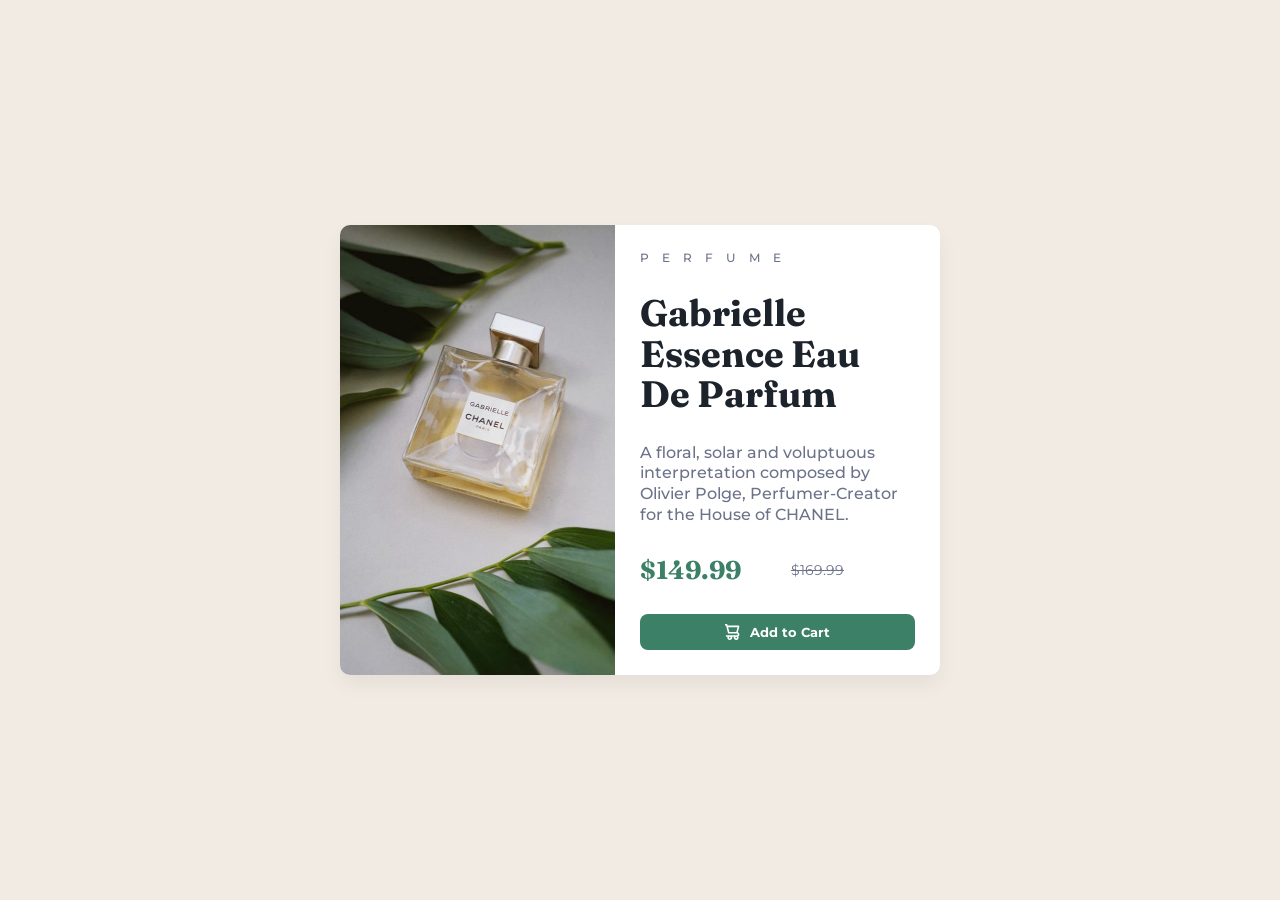
<file: index.html>
<!DOCTYPE html>
<html lang="en">

<head>
    <meta charset="UTF-8">
    <meta name="viewport" content="width=device-width, initial-scale=1.0">
    <title>card</title>
    <link rel="stylesheet" href="style.css">
    <link rel="preconnect" href="https://fonts.googleapis.com">
    <link rel="preconnect" href="https://fonts.gstatic.com" crossorigin>
    <link href="https://fonts.googleapis.com/css2?family=Montserrat:ital,wght@0,100..900;1,100..900&display=swap"
        rel="stylesheet">
    <link rel="preconnect" href="https://fonts.googleapis.com">
    <link rel="preconnect" href="https://fonts.gstatic.com" crossorigin>
    <link
        href="https://fonts.googleapis.com/css2?family=Fraunces:ital,opsz,wght@0,9..144,100..900;1,9..144,100..900&display=swap"
        rel="stylesheet">
</head>

<body>
   <div class="main">
    <div class="card">
        <div class="crd1">
            <img src="image-product-desktop.jpg" alt="Perfume">
        </div>
        
        <div class="crd2">
            <h2>P E R F U M E</h2>
            <h1>Gabrielle Essence Eau De Parfum</h1>
            <p>A floral, solar and voluptuous interpretation composed by Olivier Polge, Perfumer-Creator for the House of CHANEL.</p>
            
            <div class="price">
                <span class="currentprice">$149.99</span>
                <span class="oldprice">$169.99</span>
            </div>
            
            <button class="btn"><img src="icon-cart.svg" alt="">Add to Cart</button>
        </div>
    </div>
</div>
</body>

</html>
</file>
<file: style.css>
* {
    margin: 0;
    padding: 0;
    box-sizing: border-box;
}

.main {
    background-color: hsl(30, 38%, 92%);
    font-family: "Montserrat", sans-serif;
    width: 100%;
    min-height: 100vh;
    display: flex;
    justify-content: center;
    align-items: center;
}


.card {
    max-width: 600px; 
    width: 100%;
    height: 450px; 
    background-color: white;
    display: flex;
    overflow: hidden;
    border-radius: 10px;
    box-shadow: 0px 10px 20px rgba(0, 0, 0, 0.05);
}

.crd1, .crd2 {
    flex: 1 1 0%; 
    height: 100%;
}


.crd1 img {
    width: 100%;
    height: 100%;
    object-fit: cover;
    display: block;
}


.crd2 {
    padding: 25px; 
    display: flex;
    flex-direction: column;
    justify-content: space-between; 
}


.crd2 h2 {
    font-size: 12px;
    font-weight: 500;
    color: hsl(228, 12%, 48%);
    letter-spacing: 5px;
}

.crd2 h1 {
    font-weight: 700;
    font-size: 2.3rem;
    font-family: "Fraunces", serif;
    line-height: 1.1;
    color: hsl(212, 21%, 14%);
}

.crd2 p {
    font-size: 16px;
    color: hsl(228, 12%, 48%);
    font-weight: 500;
    line-height: 1.3;
}


.price {
    display: flex;
    align-items: center;
    gap: 50px;
}

.currentprice {
    font-size: 1.6rem;
    font-family: "Fraunces", serif;
    font-weight: 700;
    color: hsl(158, 36%, 37%)
}

.oldprice {
    font-size: 14px;
    text-decoration: line-through;
    color: hsl(228, 12%, 48%);
}


.btn {
    display: flex;
    justify-content: center;
    align-items: center;
    gap: 10px;
    width: 100%;
    padding: 10px;
    background-color: hsl(158, 36%, 37%);
    color: white;
    border: none;
    border-radius: 8px;
    font-weight: 700;
    cursor: pointer;
    font-family: "Montserrat", sans-serif;
}
@media (max-width: 768px) {
    .card{
        flex-direction: column;
        max-width: 340px;
        height: auto;
    }
    .crd1,.crd2{
        width: 100%;
        flex: none;
    }
    .crd1{
        height: 280px;
    }
    .crd2{
        padding: 24px;
        gap: 15px;
    }
}
</file>
